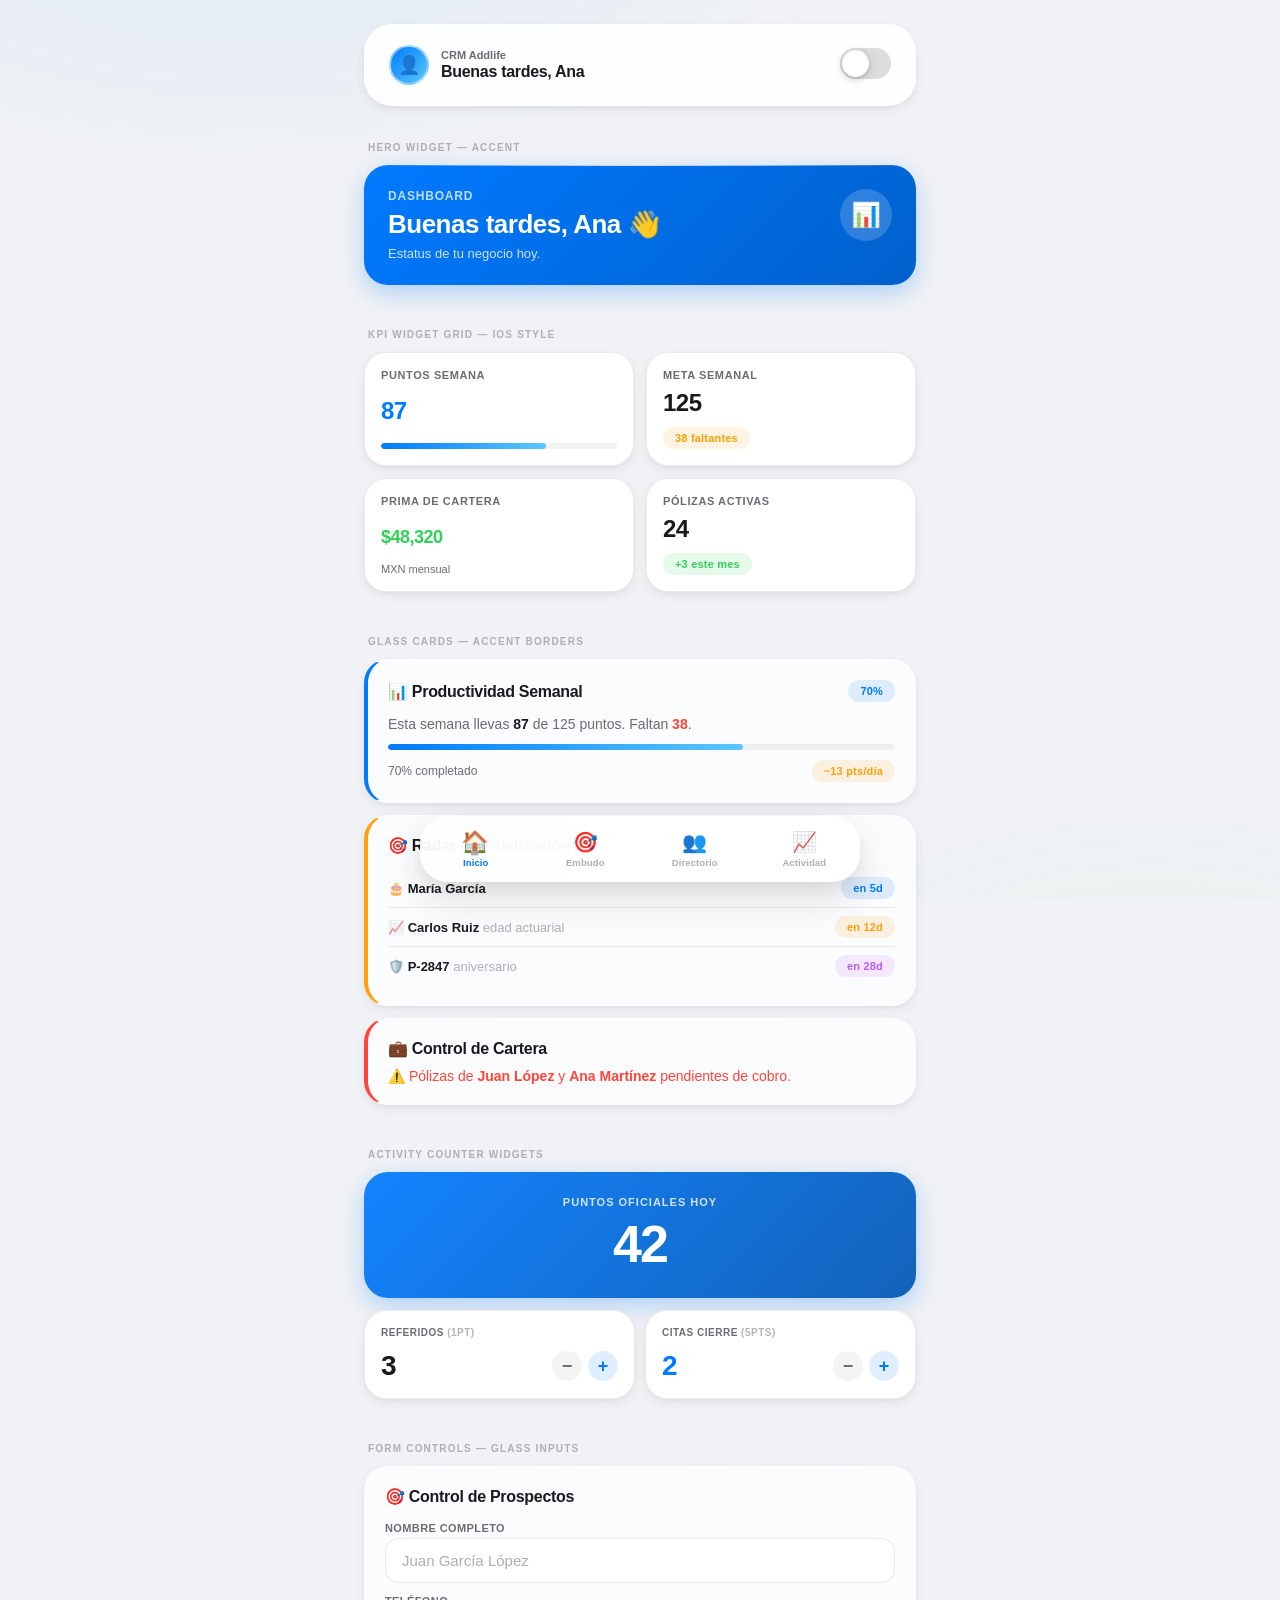
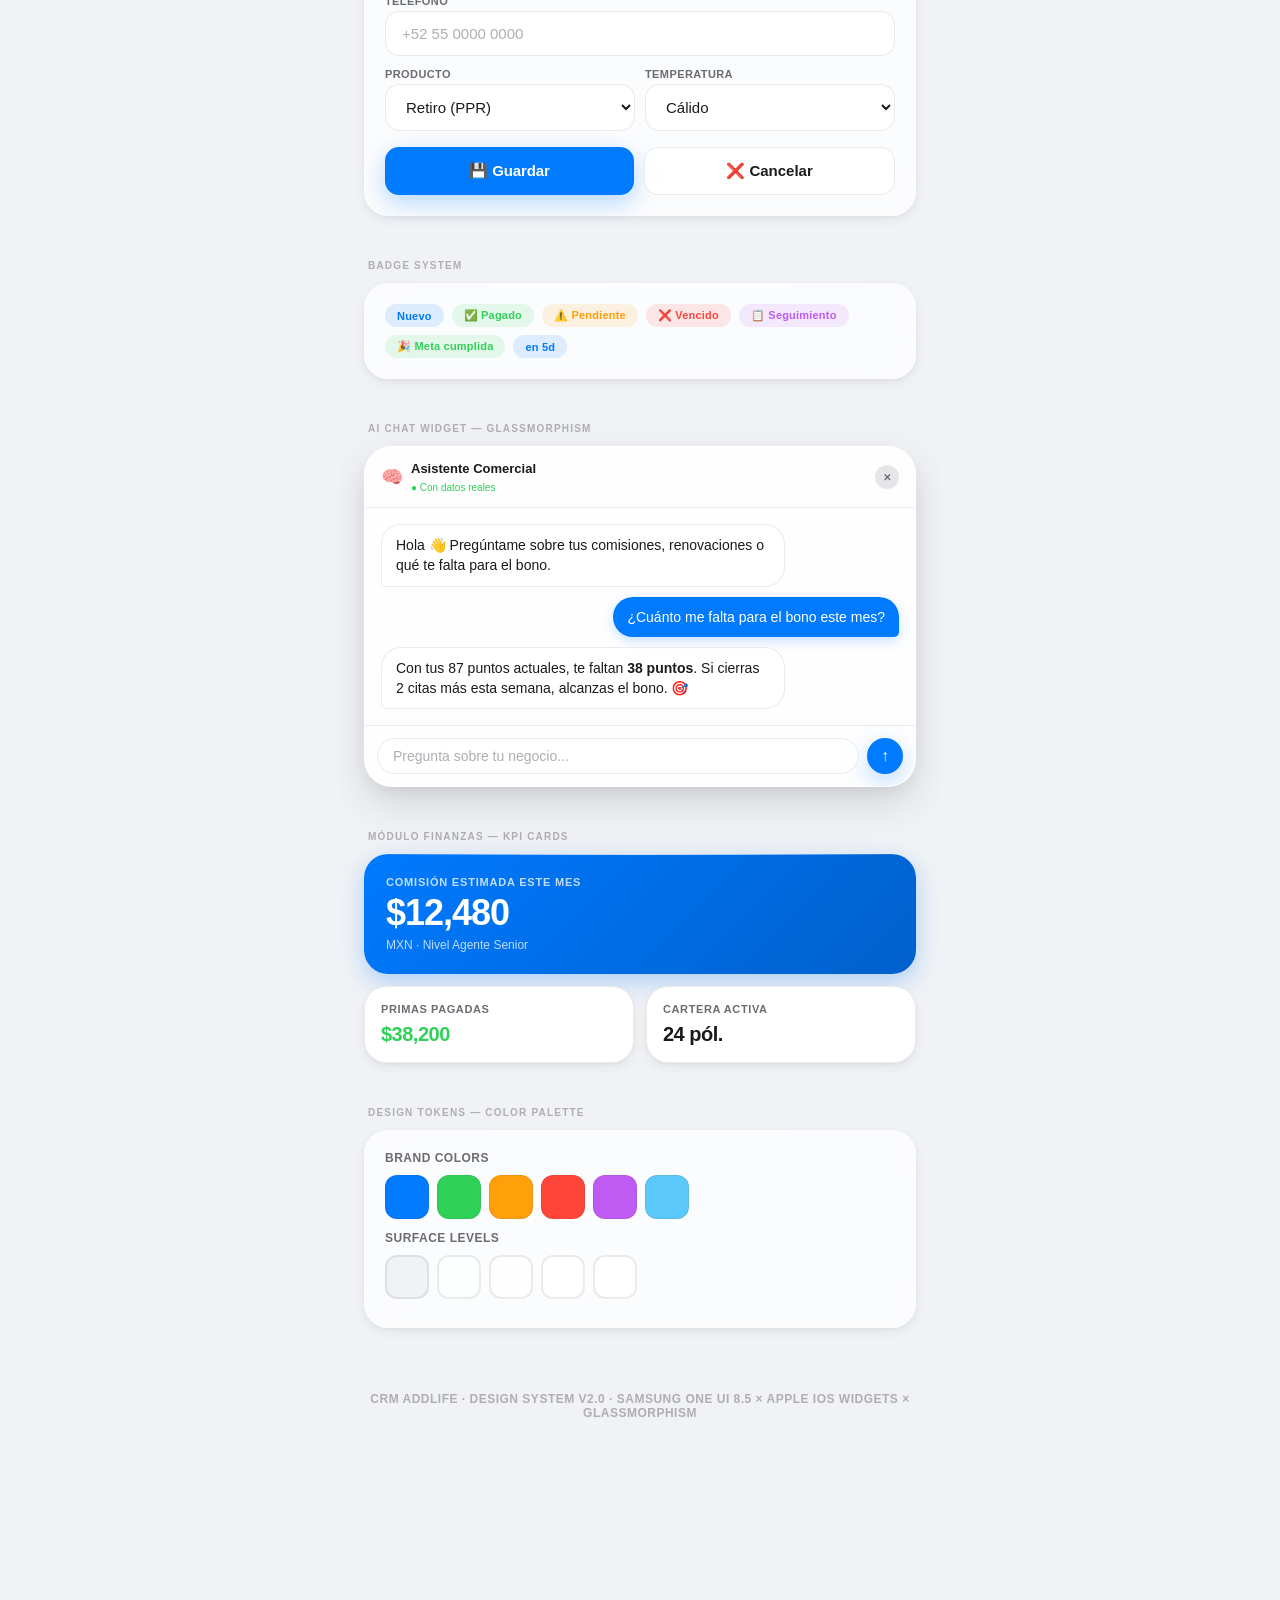
<file: design-system-preview.html>
<!DOCTYPE html>
<html lang="es">
<head>
<meta charset="UTF-8">
<meta name="viewport" content="width=device-width, initial-scale=1.0">
<title>CRM Addlife — Design System v2.0 Preview</title>
<link rel="stylesheet" href="styles.css">
<style>
  /* Preview-only layout */
  .preview-section { margin-bottom: 32px; }
  .preview-label {
    font-size: 10px; font-weight: 800; text-transform: uppercase;
    letter-spacing: 1.2px; color: var(--text-tertiary);
    margin-bottom: 12px; padding-left: 4px;
  }
  .token-row { display: flex; gap: 8px; flex-wrap: wrap; margin-bottom: 8px; }
  .color-chip {
    width: 44px; height: 44px; border-radius: 12px;
    border: 1px solid var(--separator);
    transition: transform 0.15s;
  }
  .color-chip:hover { transform: scale(1.1); }
  body { padding-top: 0 !important; }
  main { padding-top: 24px !important; padding-bottom: 48px !important; }
  .grid-2 { display: grid; grid-template-columns: 1fr 1fr; gap: 12px; }
</style>
</head>
<body>
<main>

  <!-- ═══════════════════════════════════════════
       HEADER PREVIEW
       ═══════════════════════════════════════════ -->
  <div style="
    background: var(--color-surface-glass-lg);
    backdrop-filter: var(--blur-glass);
    -webkit-backdrop-filter: var(--blur-glass);
    border-radius: var(--radius-2xl);
    border: 1px solid var(--border-glass);
    padding: 20px 24px;
    margin-bottom: 24px;
    display: flex; justify-content: space-between; align-items: center;
    box-shadow: var(--shadow-2);
  ">
    <div style="display:flex; align-items:center; gap:12px;">
      <div style="width:40px; height:40px; border-radius:50%; background:linear-gradient(135deg,#007AFF,#5AC8FA); border:2px solid rgba(255,255,255,0.5); display:flex; align-items:center; justify-content:center; font-size:18px;">👤</div>
      <div>
        <p style="font-size:11px; color:var(--text-secondary); font-weight:600; margin-bottom:2px;">CRM Addlife</p>
        <strong style="font-size:16px; letter-spacing:-0.3px;">Buenas tardes, Ana</strong>
      </div>
    </div>
    <div class="ios-toggle-wrap">
      <label class="ios-toggle">
        <input type="checkbox" id="theme-toggle-preview">
        <div class="ios-toggle-track"></div>
        <div class="ios-toggle-thumb"></div>
      </label>
    </div>
  </div>

  <!-- ═══════════════════════════════════════════
       HERO WIDGET
       ═══════════════════════════════════════════ -->
  <div class="preview-section">
    <p class="preview-label">Hero Widget — Accent</p>
    <div class="card widget-accent" style="padding:24px !important;">
      <div style="display:flex; justify-content:space-between; align-items:flex-start;">
        <div>
          <p style="font-size:12px; font-weight:600; opacity:0.75; text-transform:uppercase; letter-spacing:0.8px; margin-bottom:6px;">Dashboard</p>
          <h1 style="font-size:26px; color:white; font-weight:800; letter-spacing:-0.5px; margin:0;">Buenas tardes, Ana 👋</h1>
          <p style="margin:6px 0 0 0; opacity:0.80; font-size:13px; color:white;">Estatus de tu negocio hoy.</p>
        </div>
        <div style="width:52px; height:52px; border-radius:50%; background:rgba(255,255,255,0.18); display:flex; align-items:center; justify-content:center; font-size:24px; flex-shrink:0;">📊</div>
      </div>
    </div>
  </div>

  <!-- ═══════════════════════════════════════════
       KPI WIDGET GRID
       ═══════════════════════════════════════════ -->
  <div class="preview-section">
    <p class="preview-label">KPI Widget Grid — iOS Style</p>
    <div class="widget-grid">
      <div class="widget">
        <span class="widget-title">Puntos semana</span>
        <span class="widget-value" style="color:var(--color-primary);">87</span>
        <div class="progress-bar-track" style="margin-top:10px;">
          <div class="progress-bar-fill" style="width:70%;"></div>
        </div>
      </div>
      <div class="widget">
        <span class="widget-title">Meta semanal</span>
        <span class="widget-value">125</span>
        <span class="badge badge-orange" style="margin-top:10px; align-self:flex-start;">38 faltantes</span>
      </div>
      <div class="widget">
        <span class="widget-title">Prima de cartera</span>
        <span class="widget-value" style="color:var(--color-success); font-size:18px;">$48,320</span>
        <span style="font-size:11px; color:var(--text-secondary); margin-top:4px;">MXN mensual</span>
      </div>
      <div class="widget">
        <span class="widget-title">Pólizas activas</span>
        <span class="widget-value">24</span>
        <span class="badge badge-green" style="margin-top:10px; align-self:flex-start;">+3 este mes</span>
      </div>
    </div>
  </div>

  <!-- ═══════════════════════════════════════════
       GLASS CARD WITH ACCENT BORDER
       ═══════════════════════════════════════════ -->
  <div class="preview-section">
    <p class="preview-label">Glass Cards — Accent Borders</p>
    <div style="display:flex; flex-direction:column; gap:12px;">

      <div class="card" style="border-left:4px solid var(--color-primary) !important;">
        <div style="display:flex; justify-content:space-between; align-items:center; margin-bottom:14px;">
          <h2 style="font-size:16px; margin:0;">📊 Productividad Semanal</h2>
          <span class="badge badge-blue">70%</span>
        </div>
        <p style="font-size:14px; color:var(--text-secondary); margin-bottom:12px;">Esta semana llevas <strong style="color:var(--text-primary);">87</strong> de 125 puntos. Faltan <strong style="color:var(--color-danger);">38</strong>.</p>
        <div class="progress-bar-track">
          <div class="progress-bar-fill" style="width:70%;"></div>
        </div>
        <div style="display:flex; justify-content:space-between; align-items:center; margin-top:10px;">
          <span style="font-size:12px; color:var(--text-secondary);">70% completado</span>
          <span class="badge badge-orange">~13 pts/día</span>
        </div>
      </div>

      <div class="card" style="border-left:4px solid var(--color-warning) !important;">
        <h2 style="font-size:16px; margin-bottom:14px;">🎯 Radar de Fidelización</h2>
        <div class="fidelization-row">
          <span>🎂 <strong>María García</strong></span>
          <span class="badge badge-blue">en 5d</span>
        </div>
        <div class="fidelization-row">
          <span>📈 <strong>Carlos Ruiz</strong> <span style="color:var(--text-tertiary);">edad actuarial</span></span>
          <span class="badge badge-orange">en 12d</span>
        </div>
        <div class="fidelization-row">
          <span>🛡️ <strong>P-2847</strong> <span style="color:var(--text-tertiary);">aniversario</span></span>
          <span class="badge badge-purple">en 28d</span>
        </div>
      </div>

      <div class="card" style="border-left:4px solid var(--color-danger) !important;">
        <h2 style="font-size:16px; margin-bottom:10px;">💼 Control de Cartera</h2>
        <p style="color:var(--color-danger); font-size:14px;">⚠️ Pólizas de <strong>Juan López</strong> y <strong>Ana Martínez</strong> pendientes de cobro.</p>
      </div>

    </div>
  </div>

  <!-- ═══════════════════════════════════════════
       ACTIVITY COUNTER WIDGETS
       ═══════════════════════════════════════════ -->
  <div class="preview-section">
    <p class="preview-label">Activity Counter Widgets</p>
    <div style="background:linear-gradient(135deg, rgba(0,122,255,0.92) 0%, rgba(0,86,179,0.92) 100%); backdrop-filter:blur(20px); border-radius:var(--radius-widget); padding:20px; text-align:center; margin-bottom:12px; box-shadow:var(--shadow-accent);">
      <span style="font-size:11px; text-transform:uppercase; font-weight:700; opacity:0.8; letter-spacing:1px; color:white;">Puntos Oficiales Hoy</span>
      <div style="font-size:52px; font-weight:800; letter-spacing:-2px; line-height:1; margin:8px 0; color:white;">42</div>
    </div>
    <div style="display:grid; grid-template-columns:repeat(2,1fr); gap:10px;">
      <div class="ios-widget">
        <span style="font-size:10px; color:var(--text-secondary); font-weight:700; text-transform:uppercase; letter-spacing:0.5px;">Referidos <span style="opacity:0.5;">(1pt)</span></span>
        <div style="display:flex; justify-content:space-between; align-items:center; margin-top:12px;">
          <strong style="font-size:28px; font-weight:800; color:var(--text-primary);">3</strong>
          <div style="display:flex; gap:6px;">
            <button data-val="-1">−</button>
            <button data-val="1">+</button>
          </div>
        </div>
      </div>
      <div class="ios-widget">
        <span style="font-size:10px; color:var(--text-secondary); font-weight:700; text-transform:uppercase; letter-spacing:0.5px;">Citas cierre <span style="opacity:0.5;">(5pts)</span></span>
        <div style="display:flex; justify-content:space-between; align-items:center; margin-top:12px;">
          <strong style="font-size:28px; font-weight:800; color:var(--color-primary);">2</strong>
          <div style="display:flex; gap:6px;">
            <button data-val="-1">−</button>
            <button data-val="1">+</button>
          </div>
        </div>
      </div>
    </div>
  </div>

  <!-- ═══════════════════════════════════════════
       FORM CONTROLS
       ═══════════════════════════════════════════ -->
  <div class="preview-section">
    <p class="preview-label">Form Controls — Glass Inputs</p>
    <div class="card">
      <h2 style="font-size:16px; margin-bottom:16px;">🎯 Control de Prospectos</h2>
      <div style="display:flex; flex-direction:column; gap:12px;">
        <div>
          <label>Nombre completo</label>
          <input class="glass-input" placeholder="Juan García López" style="margin:0;">
        </div>
        <div>
          <label>Teléfono</label>
          <input class="glass-input" type="tel" placeholder="+52 55 0000 0000" style="margin:0;">
        </div>
        <div style="display:grid; grid-template-columns:1fr 1fr; gap:10px;">
          <div>
            <label>Producto</label>
            <select class="glass-input" style="margin:0;">
              <option>Retiro (PPR)</option>
              <option>Segubeca</option>
              <option>GMM</option>
            </select>
          </div>
          <div>
            <label>Temperatura</label>
            <select class="glass-input" style="margin:0;">
              <option>Cálido</option>
              <option>Tibio</option>
              <option>Frío</option>
            </select>
          </div>
        </div>
        <div style="display:flex; gap:10px; margin-top:4px;">
          <button class="btn-primary" style="flex:1;">💾 Guardar</button>
          <button class="btn-secondary" style="flex:1;">❌ Cancelar</button>
        </div>
      </div>
    </div>
  </div>

  <!-- ═══════════════════════════════════════════
       BADGES SHOWCASE
       ═══════════════════════════════════════════ -->
  <div class="preview-section">
    <p class="preview-label">Badge System</p>
    <div class="card">
      <div style="display:flex; flex-wrap:wrap; gap:8px;">
        <span class="badge badge-blue">Nuevo</span>
        <span class="badge badge-green">✅ Pagado</span>
        <span class="badge badge-orange">⚠️ Pendiente</span>
        <span class="badge badge-red">❌ Vencido</span>
        <span class="badge badge-purple">📋 Seguimiento</span>
        <span class="badge badge-green">🎉 Meta cumplida</span>
        <span class="badge badge-blue">en 5d</span>
      </div>
    </div>
  </div>

  <!-- ═══════════════════════════════════════════
       AI CHAT PREVIEW (inline)
       ═══════════════════════════════════════════ -->
  <div class="preview-section">
    <p class="preview-label">AI Chat Widget — Glassmorphism</p>
    <div style="
      background: var(--color-surface-glass-lg);
      backdrop-filter: saturate(200%) blur(32px);
      -webkit-backdrop-filter: saturate(200%) blur(32px);
      border-radius: var(--radius-2xl);
      border: 1px solid var(--border-glass);
      box-shadow: var(--shadow-float);
      overflow: hidden;
    ">
      <div class="chat-header">
        <div style="display:flex; align-items:center; gap:8px;">
          <span style="font-size:18px;">🧠</span>
          <div>
            <span style="font-size:13px; font-weight:600;">Asistente Comercial</span><br>
            <span style="font-size:10px; color:var(--color-success);">● Con datos reales</span>
          </div>
        </div>
        <div class="chat-close-btn">✕</div>
      </div>
      <div style="padding:16px; display:flex; flex-direction:column; gap:10px;">
        <div class="msg-row ia-row">
          <div class="chat-bubble ia-bubble">Hola 👋 Pregúntame sobre tus comisiones, renovaciones o qué te falta para el bono.</div>
        </div>
        <div class="msg-row user-row">
          <div class="chat-bubble user-bubble">¿Cuánto me falta para el bono este mes?</div>
        </div>
        <div class="msg-row ia-row">
          <div class="chat-bubble ia-bubble">Con tus 87 puntos actuales, te faltan <strong>38 puntos</strong>. Si cierras 2 citas más esta semana, alcanzas el bono. 🎯</div>
        </div>
      </div>
      <div class="chat-input-area">
        <input id="ai-chat-input" placeholder="Pregunta sobre tu negocio..." autocomplete="off">
        <button class="chat-send-btn">↑</button>
      </div>
    </div>
  </div>

  <!-- ═══════════════════════════════════════════
       COMISIONES / FINANZAS WIDGETS
       ═══════════════════════════════════════════ -->
  <div class="preview-section">
    <p class="preview-label">Módulo Finanzas — KPI Cards</p>
    <div style="display:flex; flex-direction:column; gap:12px;">
      <div class="card widget-accent" style="padding:22px !important;">
        <p style="font-size:11px; opacity:0.75; text-transform:uppercase; letter-spacing:0.8px; font-weight:700; color:white; margin-bottom:4px;">Comisión estimada este mes</p>
        <p style="font-size:36px; font-weight:800; color:white; letter-spacing:-1px; margin-bottom:4px;">$12,480</p>
        <p style="font-size:12px; opacity:0.75; color:white;">MXN · Nivel Agente Senior</p>
      </div>
      <div class="widget-grid">
        <div class="widget">
          <span class="widget-title">Primas pagadas</span>
          <span class="widget-value" style="font-size:20px; color:var(--color-success);">$38,200</span>
        </div>
        <div class="widget">
          <span class="widget-title">Cartera activa</span>
          <span class="widget-value" style="font-size:20px;">24 pól.</span>
        </div>
      </div>
    </div>
  </div>

  <!-- ═══════════════════════════════════════════
       DESIGN TOKENS SWATCH
       ═══════════════════════════════════════════ -->
  <div class="preview-section">
    <p class="preview-label">Design Tokens — Color Palette</p>
    <div class="card">
      <p style="font-size:12px; font-weight:700; color:var(--text-secondary); margin-bottom:10px; text-transform:uppercase; letter-spacing:0.5px;">Brand Colors</p>
      <div class="token-row">
        <div class="color-chip" style="background:var(--color-primary);" title="Primary #007AFF"></div>
        <div class="color-chip" style="background:var(--color-success);" title="Success #30D158"></div>
        <div class="color-chip" style="background:var(--color-warning);" title="Warning #FF9F0A"></div>
        <div class="color-chip" style="background:var(--color-danger);" title="Danger #FF453A"></div>
        <div class="color-chip" style="background:var(--color-purple);" title="Purple #BF5AF2"></div>
        <div class="color-chip" style="background:var(--color-teal);" title="Teal #5AC8FA"></div>
      </div>
      <p style="font-size:12px; font-weight:700; color:var(--text-secondary); margin:12px 0 10px; text-transform:uppercase; letter-spacing:0.5px;">Surface Levels</p>
      <div class="token-row">
        <div class="color-chip" style="background:var(--color-bg); border:2px solid var(--separator);" title="BG"></div>
        <div class="color-chip" style="background:var(--color-surface-glass-sm); border:2px solid var(--separator);" title="Glass SM"></div>
        <div class="color-chip" style="background:var(--color-surface-glass); border:2px solid var(--separator);" title="Glass"></div>
        <div class="color-chip" style="background:var(--color-surface-glass-lg); border:2px solid var(--separator);" title="Glass LG"></div>
        <div class="color-chip" style="background:var(--color-surface-1); border:2px solid var(--separator);" title="Surface 1"></div>
      </div>
    </div>
  </div>

  <div style="text-align:center; padding:20px 0; color:var(--text-tertiary); font-size:12px; font-weight:600; letter-spacing:0.5px; text-transform:uppercase;">
    CRM Addlife · Design System v2.0 · Samsung One UI 8.5 × Apple iOS Widgets × Glassmorphism
  </div>

</main>

<!-- Bottom nav preview -->
<nav id="main-sidebar" class="bottom-nav" style="display:flex;">
  <button class="nav-btn active" data-target="dashboard"><span class="icon">🏠</span><span class="label">Inicio</span></button>
  <button class="nav-btn" data-target="prospeccion"><span class="icon">🎯</span><span class="label">Embudo</span></button>
  <button class="nav-btn" data-target="referidos"><span class="icon">👥</span><span class="label">Directorio</span></button>
  <button class="nav-btn" data-target="actividad"><span class="icon">📈</span><span class="label">Actividad</span></button>
  <button class="nav-btn" data-target="cartera"><span class="icon">💼</span><span class="label">Cartera</span></button>
  <button class="nav-btn" data-target="comisiones"><span class="icon">💰</span><span class="label">Finanzas</span></button>
  <button class="nav-btn nav-btn-logout"><span class="icon">🚪</span><span class="label">Salir</span></button>
</nav>

<script>
  // Dark mode toggle
  const toggle = document.getElementById('theme-toggle-preview');
  toggle.addEventListener('change', () => {
    document.documentElement.setAttribute('data-theme', toggle.checked ? 'dark' : '');
  });

  // Nav active state
  document.querySelectorAll('.nav-btn[data-target]').forEach(btn => {
    btn.addEventListener('click', () => {
      document.querySelectorAll('.nav-btn').forEach(b => b.classList.remove('active'));
      btn.classList.add('active');
    });
  });

  // Counter buttons demo
  document.querySelectorAll('[data-val]').forEach(btn => {
    btn.addEventListener('click', () => {
      const val = parseInt(btn.dataset.val);
      const valueEl = btn.closest('.ios-widget')?.querySelector('[style*="font-size:28px"]');
      if (valueEl) {
        const cur = parseInt(valueEl.textContent) || 0;
        valueEl.textContent = Math.max(0, cur + val);
      }
    });
  });
</script>
</body>
</html>
</file>
<file: styles.css>
/* =====================================================================
   CRM ADDLIFE — DESIGN SYSTEM v2.0
   Samsung One UI 8.5 × Apple iOS Widgets × Glassmorphism Premium
   Architecture: Semantic Tokens → Glass Surfaces → Widget Components
   ===================================================================== */

/* ─────────────────────────────────────────────────────────────────────
   LAYER 1: DESIGN TOKENS — Light Mode
   ───────────────────────────────────────────────────────────────────── */
:root {
  /* ── Semantic Color Palette ── */
  --color-bg:               #f0f2f5;
  --color-bg-alt:           #e8eaee;
  --color-surface-1:        #ffffff;
  --color-surface-2:        rgba(255,255,255,0.85);
  --color-surface-3:        rgba(255,255,255,0.60);
  --color-surface-glass:    rgba(255,255,255,0.72);
  --color-surface-glass-sm: rgba(255,255,255,0.50);
  --color-surface-glass-lg: rgba(255,255,255,0.90);

  /* ── Brand Colors ── */
  --color-primary:          #007AFF;
  --color-primary-soft:     rgba(0,122,255,0.12);
  --color-primary-glow:     rgba(0,122,255,0.25);
  --color-success:          #30D158;
  --color-success-soft:     rgba(48,209,88,0.12);
  --color-warning:          #FF9F0A;
  --color-warning-soft:     rgba(255,159,10,0.12);
  --color-danger:           #FF453A;
  --color-danger-soft:      rgba(255,69,58,0.12);
  --color-purple:           #BF5AF2;
  --color-purple-soft:      rgba(191,90,242,0.12);
  --color-teal:             #5AC8FA;

  /* ── Text Hierarchy ── */
  --text-primary:           #1a1a1e;
  --text-secondary:         #6b6b72;
  --text-tertiary:          #aeaeb4;
  --text-inverse:           #ffffff;
  --text-on-accent:         #ffffff;

  /* ── Border & Separator ── */
  --border-subtle:          rgba(0,0,0,0.06);
  --border-glass:           rgba(255,255,255,0.45);
  --border-glass-dark:      rgba(255,255,255,0.15);
  --separator:              rgba(60,60,67,0.10);

  /* ── Blur Scale ── */
  --blur-sm:    blur(8px);
  --blur-md:    blur(16px);
  --blur-lg:    blur(24px);
  --blur-xl:    blur(40px);
  --blur-glass: saturate(180%) blur(22px);

  /* ── Shadow Elevation Scale ── */
  --shadow-0:   none;
  --shadow-1:   0 1px 3px rgba(0,0,0,0.04), 0 1px 2px rgba(0,0,0,0.03);
  --shadow-2:   0 4px 12px rgba(0,0,0,0.06), 0 2px 4px rgba(0,0,0,0.04);
  --shadow-3:   0 8px 24px rgba(0,0,0,0.08), 0 4px 8px rgba(0,0,0,0.04);
  --shadow-4:   0 16px 40px rgba(0,0,0,0.12), 0 8px 16px rgba(0,0,0,0.05);
  --shadow-float: 0 20px 60px rgba(0,0,0,0.15), 0 8px 20px rgba(0,0,0,0.07);
  --shadow-accent: 0 8px 24px rgba(0,122,255,0.28);
  --shadow-success: 0 8px 24px rgba(48,209,88,0.25);

  /* ── Border Radius Scale ── */
  --radius-xs:      6px;
  --radius-sm:      10px;
  --radius-md:      14px;
  --radius-lg:      18px;
  --radius-xl:      22px;
  --radius-2xl:     28px;
  --radius-widget:  24px;
  --radius-pill:    100px;

  /* ── Spacing ── */
  --space-xs:   4px;
  --space-sm:   8px;
  --space-md:   12px;
  --space-lg:   16px;
  --space-xl:   20px;
  --space-2xl:  24px;
  --space-3xl:  32px;

  /* ── Typography ── */
  --font-display: -apple-system, 'SF Pro Display', 'Helvetica Neue', sans-serif;
  --font-text:    -apple-system, 'SF Pro Text', 'Helvetica Neue', sans-serif;

  /* ── Motion ── */
  --dur-fast:   150ms;
  --dur-normal: 250ms;
  --dur-slow:   350ms;
  --ease-spring: cubic-bezier(0.34, 1.56, 0.64, 1);
  --ease-smooth: cubic-bezier(0.4, 0, 0.2, 1);
  --ease-out:    cubic-bezier(0, 0, 0.2, 1);

  /* Legacy aliases (backward compat) */
  --bg:             var(--color-bg);
  --surface:        var(--color-surface-1);
  --surface-2:      rgba(248,248,250,1);
  --accent:         var(--color-primary);
  --accent-soft:    var(--color-primary-soft);
  --danger:         var(--color-danger);
  --success:        var(--color-success);
  --warning:        var(--color-warning);
  --shadow-card:    var(--shadow-2);
  --shadow-float:   var(--shadow-4);
  --radius-card:    var(--radius-xl);
  --blur-strength:  var(--blur-glass);
  --blur-bg-light:  rgba(240,242,245,0.88);
  --blur-bg-nav:    rgba(255,255,255,0.82);
  --dur:            var(--dur-normal);
}

/* ─────────────────────────────────────────────────────────────────────
   LAYER 1B: DESIGN TOKENS — Dark Mode
   ───────────────────────────────────────────────────────────────────── */
[data-theme='dark'] {
  --color-bg:               #0d0d0f;
  --color-bg-alt:           #161618;
  --color-surface-1:        #1c1c1e;
  --color-surface-2:        rgba(28,28,30,0.85);
  --color-surface-3:        rgba(28,28,30,0.60);
  --color-surface-glass:    rgba(30,30,34,0.78);
  --color-surface-glass-sm: rgba(28,28,30,0.55);
  --color-surface-glass-lg: rgba(38,38,42,0.92);

  --text-primary:           #f0f0f5;
  --text-secondary:         #aeaeb4;
  --text-tertiary:          #636369;

  --border-subtle:          rgba(255,255,255,0.06);
  --border-glass:           rgba(255,255,255,0.10);
  --separator:              rgba(255,255,255,0.08);

  --shadow-1:   0 1px 3px rgba(0,0,0,0.20);
  --shadow-2:   0 4px 12px rgba(0,0,0,0.30);
  --shadow-3:   0 8px 24px rgba(0,0,0,0.35);
  --shadow-4:   0 16px 40px rgba(0,0,0,0.45);
  --shadow-float: 0 20px 60px rgba(0,0,0,0.55), 0 8px 20px rgba(0,0,0,0.30);
  --shadow-accent: 0 8px 24px rgba(0,122,255,0.35);

  /* Legacy aliases */
  --bg:             var(--color-bg);
  --surface:        var(--color-surface-1);
  --surface-2:      #2c2c2e;
  --blur-bg-light:  rgba(13,13,15,0.90);
  --blur-bg-nav:    rgba(28,28,30,0.85);
  --shadow-card:    var(--shadow-2);
}

/* ─────────────────────────────────────────────────────────────────────
   LAYER 2: RESET & BASE
   ───────────────────────────────────────────────────────────────────── */
*, *::before, *::after {
  box-sizing: border-box;
  margin: 0;
  padding: 0;
  -webkit-tap-highlight-color: transparent;
}

html { scroll-behavior: smooth; }

body {
  font-family: var(--font-text);
  background-color: var(--color-bg);
  color: var(--text-primary);
  padding-bottom: 120px;
  padding-top: 72px;
  transition:
    background-color var(--dur-normal) var(--ease-smooth),
    color var(--dur-normal) var(--ease-smooth);
  min-height: 100vh;
  -webkit-font-smoothing: antialiased;
  -moz-osx-font-smoothing: grayscale;
  overflow-x: hidden;
}

/* Background mesh texture */
body::before {
  content: '';
  position: fixed;
  inset: 0;
  background:
    radial-gradient(ellipse 80% 50% at 20% -10%, rgba(0,122,255,0.06) 0%, transparent 60%),
    radial-gradient(ellipse 60% 40% at 90% 110%, rgba(48,209,88,0.04) 0%, transparent 55%);
  pointer-events: none;
  z-index: 0;
  transition: opacity var(--dur-normal) var(--ease-smooth);
}
[data-theme='dark'] body::before {
  background:
    radial-gradient(ellipse 80% 50% at 20% -10%, rgba(0,122,255,0.08) 0%, transparent 60%),
    radial-gradient(ellipse 60% 40% at 90% 110%, rgba(48,209,88,0.06) 0%, transparent 55%);
}

/* ─────────────────────────────────────────────────────────────────────
   LAYER 3: GLASS UI SYSTEM
   ───────────────────────────────────────────────────────────────────── */

/* glass — base surface */
.glass {
  background: var(--color-surface-glass);
  -webkit-backdrop-filter: var(--blur-glass);
  backdrop-filter: var(--blur-glass);
  border: 1px solid var(--border-glass);
  box-shadow: var(--shadow-2);
}

/* glass-soft — lighter, more transparent */
.glass-soft {
  background: var(--color-surface-glass-sm);
  -webkit-backdrop-filter: saturate(150%) blur(12px);
  backdrop-filter: saturate(150%) blur(12px);
  border: 1px solid rgba(255,255,255,0.25);
  box-shadow: var(--shadow-1);
}

/* glass-strong — more opaque, deeper blur */
.glass-strong {
  background: var(--color-surface-glass-lg);
  -webkit-backdrop-filter: saturate(200%) blur(32px);
  backdrop-filter: saturate(200%) blur(32px);
  border: 1px solid rgba(255,255,255,0.50);
  box-shadow: var(--shadow-3);
}

/* glass-card — iOS widget style */
.glass-card {
  background: var(--color-surface-glass);
  -webkit-backdrop-filter: var(--blur-glass);
  backdrop-filter: var(--blur-glass);
  border-radius: var(--radius-widget);
  border: 1px solid var(--border-glass);
  box-shadow: var(--shadow-2);
  transition:
    box-shadow var(--dur-normal) var(--ease-smooth),
    transform var(--dur-fast) var(--ease-smooth),
    background var(--dur-normal) var(--ease-smooth);
}
.glass-card:hover {
  box-shadow: var(--shadow-3);
}
.glass-card:active {
  transform: scale(0.985);
  box-shadow: var(--shadow-1);
}

/* glass-panel — full sections / panels */
.glass-panel {
  background: var(--color-surface-glass);
  -webkit-backdrop-filter: var(--blur-glass);
  backdrop-filter: var(--blur-glass);
  border-radius: var(--radius-xl);
  border: 1px solid var(--border-glass);
  box-shadow: var(--shadow-2);
}

/* Dark mode glass adjustments */
[data-theme='dark'] .glass,
[data-theme='dark'] .glass-soft,
[data-theme='dark'] .glass-strong,
[data-theme='dark'] .glass-card,
[data-theme='dark'] .glass-panel {
  border-color: var(--border-glass-dark);
}
[data-theme='dark'] .glass-strong {
  border-color: rgba(255,255,255,0.12);
}

/* ─────────────────────────────────────────────────────────────────────
   LAYER 4: LAYOUT & MAIN CONTAINER
   ───────────────────────────────────────────────────────────────────── */
main {
  position: relative;
  z-index: 1;
  width: 100%;
  max-width: 600px;
  margin: 0 auto;
  padding: var(--space-lg);
  padding-bottom: 100px;
  display: flex;
  flex-direction: column;
  gap: var(--space-md);
  box-sizing: border-box;
  overflow-x: hidden;
}

/* ─────────────────────────────────────────────────────────────────────
   LAYER 5: HEADER COMPONENT
   ───────────────────────────────────────────────────────────────────── */
.app-header {
  position: fixed;
  top: 0; left: 0; right: 0;
  z-index: 900;
  height: 64px;
  display: flex;
  align-items: center;
  justify-content: space-between;
  padding: 0 var(--space-xl);
  background: var(--color-surface-glass-lg);
  -webkit-backdrop-filter: var(--blur-glass);
  backdrop-filter: var(--blur-glass);
  border-bottom: 1px solid var(--separator);
  box-shadow: var(--shadow-1);
  transition:
    background var(--dur-normal) var(--ease-smooth),
    border-color var(--dur-normal) var(--ease-smooth);
}

[data-theme='dark'] .app-header {
  background: rgba(15,15,17,0.88);
}

#header-avatar {
  width: 36px; height: 36px;
  border-radius: 50%;
  border: 2px solid var(--color-primary);
  object-fit: cover;
  box-shadow: 0 0 0 3px var(--color-primary-soft);
}

/* ─────────────────────────────────────────────────────────────────────
   LAYER 6: DARK MODE TOGGLE (iOS Style)
   ───────────────────────────────────────────────────────────────────── */
.ios-toggle-wrap { display: flex; align-items: center; gap: var(--space-sm); }
.toggle-icon { font-size: 14px; color: var(--text-tertiary); user-select: none; }
.ios-toggle {
  position: relative;
  width: 51px; height: 31px;
  cursor: pointer;
}
.ios-toggle input { opacity: 0; width: 0; height: 0; position: absolute; }

.ios-toggle-track {
  position: absolute; inset: 0;
  border-radius: var(--radius-pill);
  background: rgba(120,120,128,0.25);
  transition: background var(--dur-normal) var(--ease-smooth);
}
.ios-toggle input:checked + .ios-toggle-track {
  background: var(--color-primary);
}

.ios-toggle-thumb {
  position: absolute;
  top: 2px; left: 2px;
  width: 27px; height: 27px;
  border-radius: 50%;
  background: #ffffff;
  box-shadow: 0 2px 8px rgba(0,0,0,0.20), 0 1px 3px rgba(0,0,0,0.12);
  transition: transform var(--dur-normal) var(--ease-spring);
}
.ios-toggle input:checked ~ .ios-toggle-thumb {
  transform: translateX(20px);
}

/* ─────────────────────────────────────────────────────────────────────
   LAYER 7: BOTTOM NAVIGATION
   ───────────────────────────────────────────────────────────────────── */
.bottom-nav {
  display: flex;
  position: fixed;
  bottom: 18px; left: 50%;
  transform: translateX(-50%);
  width: calc(100% - 32px);
  max-width: 440px;
  background: var(--color-surface-glass-lg);
  -webkit-backdrop-filter: saturate(200%) blur(28px);
  backdrop-filter: saturate(200%) blur(28px);
  border-radius: var(--radius-2xl);
  padding: 10px 0;
  box-shadow: var(--shadow-float);
  border: 1px solid var(--border-glass);
  z-index: 950;
  overflow-x: auto;
  overscroll-behavior-x: contain;
  scroll-snap-type: x mandatory;
  scroll-behavior: smooth;
  -webkit-overflow-scrolling: touch;
  scrollbar-width: none;
}
.bottom-nav::-webkit-scrollbar { display: none; }

[data-theme='dark'] .bottom-nav {
  background: rgba(22,22,24,0.90);
  border-color: rgba(255,255,255,0.10);
}

.nav-btn {
  flex: 0 0 25%;
  scroll-snap-align: start;
  display: flex;
  flex-direction: column;
  align-items: center;
  justify-content: center;
  background: transparent !important;
  border: none !important;
  color: var(--text-tertiary);
  font-size: 10px;
  font-weight: 600;
  cursor: pointer;
  padding: 0 !important;
  min-height: 44px;
  transition: color var(--dur-fast) var(--ease-smooth);
  letter-spacing: 0.1px;
}
.nav-btn .icon {
  font-size: 20px;
  margin-bottom: 3px;
  transition: transform var(--dur-fast) var(--ease-spring);
}
.nav-btn .label {
  font-size: 9.5px;
  font-weight: 600;
}
.nav-btn.active { color: var(--color-primary); }
.nav-btn.active .icon { transform: scale(1.12); }
.nav-btn-logout { color: var(--color-danger) !important; }
.nav-btn:active .icon { transform: scale(0.86); }

/* ─────────────────────────────────────────────────────────────────────
   LAYER 8: iOS WIDGET CARDS (Core Component)
   ───────────────────────────────────────────────────────────────────── */

/* Base card — SOLID fallback first (all browsers incl. Samsung Internet) */
.card,
.glass-widget {
  background: #ffffff !important;
  border-radius: var(--radius-widget) !important;
  border: 1px solid rgba(0,0,0,0.08) !important;
  box-shadow: var(--shadow-2) !important;
  padding: var(--space-xl) !important;
  position: relative;
  will-change: transform;
  transition:
    box-shadow var(--dur-normal) var(--ease-smooth),
    transform var(--dur-fast) var(--ease-smooth),
    background var(--dur-normal) var(--ease-smooth),
    border-color var(--dur-normal) var(--ease-smooth) !important;
}

/* Glass layer — only when browser actually supports backdrop-filter */
@supports ((-webkit-backdrop-filter: blur(1px)) or (backdrop-filter: blur(1px))) {
  .card,
  .glass-widget {
    background: var(--color-surface-glass) !important;
    -webkit-backdrop-filter: var(--blur-glass) !important;
    backdrop-filter: var(--blur-glass) !important;
    border-color: var(--border-glass) !important;
  }
}

.card::before,
.glass-widget::before {
  content: '';
  position: absolute;
  top: 0; left: 0; right: 0;
  height: 1px;
  background: linear-gradient(90deg,
    transparent 0%,
    rgba(255,255,255,0.60) 30%,
    rgba(255,255,255,0.80) 50%,
    rgba(255,255,255,0.60) 70%,
    transparent 100%);
  pointer-events: none;
}

[data-theme='dark'] .card,
[data-theme='dark'] .glass-widget {
  background: #1c1c1e !important;
  border-color: rgba(255,255,255,0.10) !important;
}
@supports ((-webkit-backdrop-filter: blur(1px)) or (backdrop-filter: blur(1px))) {
  [data-theme='dark'] .card,
  [data-theme='dark'] .glass-widget {
    background: rgba(28,28,34,0.82) !important;
  }
}
[data-theme='dark'] .card::before,
[data-theme='dark'] .glass-widget::before {
  background: linear-gradient(90deg,
    transparent 0%,
    rgba(255,255,255,0.10) 30%,
    rgba(255,255,255,0.18) 50%,
    rgba(255,255,255,0.10) 70%,
    transparent 100%);
}

/* Widget with colored accent border */
.card[style*="border-left"],
.glass-widget[style*="border-left"] {
  border-left-width: 4px !important;
}

/* Hero widget (accent background) */
.card[style*="background: var(--accent)"],
.card[style*="background:var(--accent)"],
.glass-widget[style*="background:linear-gradient"],
.glass-widget[style*="background: linear-gradient"] {
  border: none !important;
  box-shadow: var(--shadow-accent) !important;
}

/* ─────────────────────────────────────────────────────────────────────
   LAYER 9: WIDGET GRID SYSTEM
   ───────────────────────────────────────────────────────────────────── */
.widget-grid {
  display: grid;
  grid-template-columns: repeat(2, 1fr);
  gap: var(--space-md);
}

.widget {
  background: #ffffff;
  border-radius: var(--radius-xl);
  padding: var(--space-lg);
  box-shadow: var(--shadow-2);
  border: 1px solid rgba(0,0,0,0.08);
  will-change: transform;
  display: flex;
  flex-direction: column;
  justify-content: space-between;
  position: relative;

  transition:
    box-shadow var(--dur-normal) var(--ease-smooth),
    background var(--dur-normal) var(--ease-smooth),
    border-color var(--dur-normal) var(--ease-smooth);
}

[data-theme='dark'] .widget {
  background: rgba(28,28,34,0.80) !important;
  border-color: rgba(255,255,255,0.08) !important;
}

.widget-full { grid-column: span 2; }

.widget-title {
  font-size: 11px;
  color: var(--text-secondary);
  font-weight: 700;
  text-transform: uppercase;
  letter-spacing: 0.6px;
  margin-bottom: var(--space-sm);
}
.widget-value {
  font-size: 24px;
  font-weight: 800;
  color: var(--text-primary);
  letter-spacing: -0.5px;
  font-family: var(--font-display);
}

/* Small stat tile inside widgets */
.stat-tile {
  background: rgba(150,150,150,0.06);
  padding: var(--space-md);
  border-radius: var(--radius-lg);
  border: 1px solid var(--separator);
}
[data-theme='dark'] .stat-tile {
  background: rgba(255,255,255,0.04);
}

/* ─────────────────────────────────────────────────────────────────────
   LAYER 10: TYPOGRAPHY
   ───────────────────────────────────────────────────────────────────── */
h1 {
  font-size: 26px;
  font-weight: 800;
  letter-spacing: -0.6px;
  font-family: var(--font-display);
  color: var(--text-primary);
}
h2 {
  font-size: 17px;
  font-weight: 700;
  letter-spacing: -0.3px;
  color: var(--text-primary);
  margin-bottom: var(--space-md);
  font-family: var(--font-display);
}
h3 {
  font-size: 15px;
  font-weight: 600;
  letter-spacing: -0.2px;
  color: var(--text-primary);
  margin-bottom: var(--space-sm);
}

.section-title {
  font-size: 13px;
  font-weight: 700;
  text-transform: uppercase;
  letter-spacing: 0.7px;
  color: var(--text-secondary);
  margin-bottom: var(--space-sm);
  padding-left: var(--space-xs);
}

/* ─────────────────────────────────────────────────────────────────────
   LAYER 11: FORM CONTROLS
   ───────────────────────────────────────────────────────────────────── */
input, select, textarea {
  width: 100%;
  padding: 13px var(--space-lg) !important;
  border-radius: var(--radius-md) !important;
  border: 1.5px solid var(--separator) !important;
  font-size: 15px !important;
  font-family: var(--font-text);
  outline: none;
  background: var(--color-surface-glass-sm) !important;
  -webkit-backdrop-filter: blur(8px);
  backdrop-filter: blur(8px);
  color: var(--text-primary) !important;
  transition:
    border-color var(--dur-fast) var(--ease-smooth),
    background var(--dur-fast) var(--ease-smooth),
    box-shadow var(--dur-fast) var(--ease-smooth);
  box-sizing: border-box;
}

[data-theme='dark'] input,
[data-theme='dark'] select,
[data-theme='dark'] textarea {
  background: rgba(30,30,35,0.60) !important;
  border-color: rgba(255,255,255,0.10) !important;
}

input:focus, select:focus, textarea:focus {
  border-color: var(--color-primary) !important;
  background: var(--color-surface-1) !important;
  box-shadow: 0 0 0 4px var(--color-primary-soft) !important;
}
[data-theme='dark'] input:focus,
[data-theme='dark'] select:focus,
[data-theme='dark'] textarea:focus {
  background: rgba(28,28,34,0.90) !important;
}

input::placeholder, textarea::placeholder {
  color: var(--text-tertiary);
}

/* Glass Input variant */
.glass-input {
  width: 100%;
  padding: 13px var(--space-lg) !important;
  border-radius: var(--radius-md) !important;
  border: 1.5px solid var(--separator) !important;
  background: var(--color-surface-glass-sm) !important;
  -webkit-backdrop-filter: blur(8px);
  backdrop-filter: blur(8px);
  font-size: 15px !important;
  color: var(--text-primary) !important;
  outline: none;
  box-sizing: border-box;
  transition:
    border-color var(--dur-fast) var(--ease-smooth),
    background var(--dur-fast) var(--ease-smooth),
    box-shadow var(--dur-fast) var(--ease-smooth);
}
.glass-input:focus {
  border-color: var(--color-primary) !important;
  background: var(--color-surface-1) !important;
  box-shadow: 0 0 0 4px var(--color-primary-soft) !important;
}
[data-theme='dark'] .glass-input {
  background: rgba(28,28,34,0.60) !important;
  border-color: rgba(255,255,255,0.10) !important;
}
[data-theme='dark'] .glass-input:focus {
  background: rgba(28,28,34,0.92) !important;
}

.glass-output {
  background: rgba(0,0,0,0.03);
  padding: var(--space-lg);
  border-radius: var(--radius-md);
  font-size: 14px;
  color: var(--text-primary);
  line-height: 1.6;
  border: 1px solid var(--separator);
}
[data-theme='dark'] .glass-output {
  background: rgba(255,255,255,0.04);
}

label {
  font-size: 11px;
  font-weight: 700;
  color: var(--text-secondary);
  text-transform: uppercase;
  letter-spacing: 0.4px;
  margin-bottom: var(--space-xs);
  display: block;
}

/* ─────────────────────────────────────────────────────────────────────
   LAYER 12: BUTTONS
   ───────────────────────────────────────────────────────────────────── */
button {
  font-family: var(--font-text);
  cursor: pointer;
  border: none;
  outline: none;
  border-radius: var(--radius-md) !important;
  font-weight: 600;
  transition:
    transform var(--dur-fast) var(--ease-spring),
    box-shadow var(--dur-fast) var(--ease-smooth),
    background var(--dur-fast) var(--ease-smooth),
    filter var(--dur-fast) var(--ease-smooth);
  -webkit-tap-highlight-color: transparent;
}

.btn-primary {
  background: var(--color-primary) !important;
  color: var(--text-inverse) !important;
  border: none !important;
  padding: 14px var(--space-xl) !important;
  font-size: 15px !important;
  font-weight: 700 !important;
  border-radius: var(--radius-md) !important;
  box-shadow: var(--shadow-accent);
  letter-spacing: -0.1px;
}
.btn-primary:hover {
  filter: brightness(1.08);
  box-shadow: 0 8px 28px rgba(0,122,255,0.35);
}
.btn-primary:active {
  transform: scale(0.96);
  box-shadow: 0 4px 12px rgba(0,122,255,0.20);
}

.btn-secondary {
  background: var(--color-surface-glass) !important;
  color: var(--text-primary) !important;
  border: 1px solid var(--separator) !important;
  padding: 14px var(--space-xl) !important;
  font-size: 15px !important;
  font-weight: 600 !important;
  border-radius: var(--radius-md) !important;
  -webkit-backdrop-filter: blur(8px);
  backdrop-filter: blur(8px);
}
.btn-secondary:hover {
  background: var(--color-surface-1) !important;
  box-shadow: var(--shadow-1);
}
.btn-secondary:active {
  transform: scale(0.96);
}

.btn-sm {
  padding: 8px var(--space-lg) !important;
  font-size: 13px !important;
  border-radius: var(--radius-sm) !important;
  font-weight: 600 !important;
}

.btn-icon {
  width: 36px;
  height: 36px;
  border-radius: 50% !important;
  display: flex;
  align-items: center;
  justify-content: center;
  font-size: 16px;
  flex-shrink: 0;
  padding: 0 !important;
}

/* Counter buttons (+ / -) */
button[data-val="1"] {
  width: 30px !important; height: 30px !important;
  border-radius: 50% !important;
  border: none !important;
  background: var(--color-primary-soft) !important;
  color: var(--color-primary) !important;
  font-size: 18px !important;
  font-weight: 700 !important;
  cursor: pointer !important;
  padding: 0 !important;
  display: flex !important;
  align-items: center !important;
  justify-content: center !important;
  transition: transform var(--dur-fast) var(--ease-spring), background var(--dur-fast) !important;
}
button[data-val="-1"] {
  width: 30px !important; height: 30px !important;
  border-radius: 50% !important;
  border: none !important;
  background: rgba(150,150,150,0.10) !important;
  color: var(--text-secondary) !important;
  font-size: 18px !important;
  font-weight: 700 !important;
  cursor: pointer !important;
  padding: 0 !important;
  display: flex !important;
  align-items: center !important;
  justify-content: center !important;
}
button[data-val="1"]:active, button[data-val="-1"]:active {
  transform: scale(0.88) !important;
}

/* ─────────────────────────────────────────────────────────────────────
   LAYER 13: BADGES & STATUS CHIPS
   ───────────────────────────────────────────────────────────────────── */
.badge,
.status-badge {
  display: inline-flex;
  align-items: center;
  padding: 5px 12px;
  border-radius: var(--radius-pill);
  font-size: 11px;
  font-weight: 700;
  letter-spacing: 0.2px;
  white-space: nowrap;
}

.badge-blue   { background: var(--color-primary-soft);  color: var(--color-primary);  }
.badge-green  { background: var(--color-success-soft);  color: var(--color-success);  }
.badge-red    { background: var(--color-danger-soft);   color: var(--color-danger);   }
.badge-orange { background: var(--color-warning-soft);  color: var(--color-warning);  }
.badge-purple { background: var(--color-purple-soft);   color: var(--color-purple);   }

/* ─────────────────────────────────────────────────────────────────────
   LAYER 14: AI CHAT BUBBLE & MODAL
   ───────────────────────────────────────────────────────────────────── */
.chat-bubble-trigger {
  position: fixed;
  bottom: 95px; right: 20px;
  width: 56px; height: 56px;
  background: var(--color-primary);
  border-radius: 50%;
  display: none;
  align-items: center;
  justify-content: center;
  cursor: pointer;
  box-shadow: var(--shadow-accent);
  z-index: 1000;
  font-size: 24px;
  transition: transform var(--dur-fast) var(--ease-spring), box-shadow var(--dur-fast);
}
.chat-bubble-trigger:hover {
  box-shadow: 0 12px 32px rgba(0,122,255,0.40);
}
.chat-bubble-trigger:active {
  transform: scale(0.90);
}

.chat-window-modal {
  position: fixed;
  bottom: 165px; right: 20px;
  width: calc(100vw - 40px);
  max-width: 360px;
  height: 62vh; max-height: 480px;
  background: var(--color-surface-glass-lg);
  -webkit-backdrop-filter: saturate(200%) blur(32px);
  backdrop-filter: saturate(200%) blur(32px);
  border-radius: var(--radius-2xl);
  display: none;
  flex-direction: column;
  box-shadow: var(--shadow-float);
  border: 1px solid var(--border-glass);
  z-index: 1000;
  overflow: hidden;
  transition: all var(--dur-normal) var(--ease-smooth);
}
[data-theme='dark'] .chat-window-modal {
  background: rgba(20,20,24,0.88);
  border-color: rgba(255,255,255,0.10);
}

.chat-header {
  padding: var(--space-md) var(--space-lg);
  border-bottom: 1px solid var(--separator);
  display: flex;
  justify-content: space-between;
  align-items: center;
  background: rgba(255,255,255,0.04);
}
.chat-close-btn {
  cursor: pointer;
  width: 24px; height: 24px;
  background: rgba(120,120,128,0.18);
  border-radius: 50%;
  display: flex;
  align-items: center;
  justify-content: center;
  font-size: 10px;
  color: var(--text-secondary);
  font-weight: 700;
  transition: background var(--dur-fast);
}
.chat-close-btn:hover { background: rgba(120,120,128,0.30); }

.chat-messages-container {
  flex: 1;
  padding: var(--space-lg);
  overflow-y: auto;
  display: flex;
  flex-direction: column;
  gap: var(--space-sm);
  scroll-behavior: smooth;
}
.chat-messages-container::-webkit-scrollbar { width: 0; }

.msg-row { display: flex; width: 100%; }
.msg-row.user-row { justify-content: flex-end; }
.msg-row.ia-row  { justify-content: flex-start; }

.chat-bubble {
  max-width: 78%;
  padding: 10px 14px;
  border-radius: 20px;
  font-size: 14px;
  line-height: 1.45;
  word-wrap: break-word;
}
.user-bubble {
  background: var(--color-primary);
  color: #fff;
  border-bottom-right-radius: 5px;
  box-shadow: 0 4px 12px rgba(0,122,255,0.22);
}
.ia-bubble {
  background: var(--color-surface-glass);
  -webkit-backdrop-filter: blur(8px);
  backdrop-filter: blur(8px);
  color: var(--text-primary);
  border-bottom-left-radius: 5px;
  border: 1px solid var(--separator);
}
[data-theme='dark'] .ia-bubble {
  background: rgba(40,40,46,0.88);
}

.chat-input-area {
  padding: var(--space-md) var(--space-md);
  border-top: 1px solid var(--separator);
  background: rgba(255,255,255,0.04);
  display: flex;
  gap: var(--space-sm);
  align-items: center;
}
#ai-chat-input {
  flex: 1;
  border: 1.5px solid var(--separator) !important;
  border-radius: 20px !important;
  padding: 9px 15px !important;
  background: var(--color-surface-glass-sm) !important;
  font-size: 14px !important;
  outline: none;
  width: auto !important;
  color: var(--text-primary) !important;
}
#ai-chat-input:focus {
  border-color: var(--color-primary) !important;
  box-shadow: 0 0 0 3px var(--color-primary-soft) !important;
}
.chat-send-btn {
  width: 36px !important; height: 36px !important;
  border-radius: 50% !important;
  background: var(--color-primary) !important;
  border: none !important;
  color: white !important;
  font-size: 16px !important;
  font-weight: 700 !important;
  cursor: pointer !important;
  display: flex !important;
  align-items: center !important;
  justify-content: center !important;
  padding: 0 !important;
  flex-shrink: 0;
  box-shadow: var(--shadow-accent);
  transition: transform var(--dur-fast) var(--ease-spring) !important;
}
.chat-send-btn:active { transform: scale(0.88) !important; }

/* ─────────────────────────────────────────────────────────────────────
   LAYER 15: SKELETON LOADING STATES
   ───────────────────────────────────────────────────────────────────── */
@keyframes shimmer {
  0%   { background-position: -200% center; }
  100% { background-position: 200% center; }
}

.skeleton-text {
  height: 14px;
  border-radius: var(--radius-pill);
  margin-bottom: 8px;
}
.skeleton-shimmer {
  background: linear-gradient(
    90deg,
    rgba(150,150,150,0.10) 0%,
    rgba(150,150,150,0.22) 40%,
    rgba(150,150,150,0.10) 80%
  );
  background-size: 200% 100%;
  animation: shimmer 1.6s ease-in-out infinite;
}
[data-theme='dark'] .skeleton-shimmer {
  background: linear-gradient(
    90deg,
    rgba(255,255,255,0.04) 0%,
    rgba(255,255,255,0.10) 40%,
    rgba(255,255,255,0.04) 80%
  );
  background-size: 200% 100%;
}

/* ─────────────────────────────────────────────────────────────────────
   LAYER 16: iOS WIDGET VARIANTS (Semantic Colors)
   ───────────────────────────────────────────────────────────────────── */

/* Accent Hero Widget */
.widget-accent {
  background: linear-gradient(135deg, var(--color-primary) 0%, #0060CC 100%) !important;
  border: none !important;
  box-shadow: var(--shadow-accent) !important;
  color: white !important;
}
.widget-accent * { color: white !important; }

/* Success Widget */
.widget-success {
  background: linear-gradient(135deg, var(--color-success) 0%, #248A3D 100%) !important;
  border: none !important;
  box-shadow: var(--shadow-success) !important;
}

/* Stacked fidelization rows */
.fidelization-row {
  display: flex;
  justify-content: space-between;
  align-items: center;
  font-size: 13px;
  padding: 8px 0;
  border-bottom: 1px solid var(--separator);
}
.fidelization-row:last-child { border-bottom: none; }

/* Activity counter grid items */
.ios-widget {
  background: #ffffff;
  border-radius: var(--radius-xl);
  padding: var(--space-lg);
  box-shadow: var(--shadow-2);
  border: 1px solid rgba(0,0,0,0.08);
  will-change: transform;
  display: flex;
  flex-direction: column;
  justify-content: space-between;
  position: relative;
  transition:
    box-shadow var(--dur-normal) var(--ease-smooth),
    transform var(--dur-fast) var(--ease-smooth);
}
[data-theme='dark'] .ios-widget {
  background: rgba(28,28,34,0.80) !important;
  border-color: rgba(255,255,255,0.08) !important;
}

/* Progress bar */
.progress-bar-track {
  height: 6px;
  background: rgba(150,150,150,0.12);
  border-radius: var(--radius-pill);
  overflow: hidden;
  margin-top: var(--space-sm);
}
.progress-bar-fill {
  height: 100%;
  border-radius: var(--radius-pill);
  background: linear-gradient(90deg, var(--color-primary), var(--color-teal));
  transition: width var(--dur-slow) var(--ease-out);
}

/* ─────────────────────────────────────────────────────────────────────
   LAYER 17: UTILITY CLASSES
   ───────────────────────────────────────────────────────────────────── */
.fw-600 { font-weight: 600; }
.fw-700 { font-weight: 700; }
.fw-800 { font-weight: 800; }
.mt-4  { margin-top: 4px !important; }
.mt-8  { margin-top: 8px !important; }
.mt-12 { margin-top: 12px !important; }
.mt-16 { margin-top: 16px !important; }
.mb-8  { margin-bottom: 8px !important; }
.mb-12 { margin-bottom: 12px !important; }
.mb-16 { margin-bottom: 16px !important; }
.text-success { color: var(--color-success) !important; }
.text-danger  { color: var(--color-danger)  !important; }
.text-warning { color: var(--color-warning) !important; }
.text-accent  { color: var(--color-primary) !important; }
.text-muted   { color: var(--text-secondary) !important; }
.text-sm      { font-size: 13px !important; }
.text-xs      { font-size: 11px !important; }

/* Divider */
.divider {
  height: 1px;
  background: var(--separator);
  margin: var(--space-md) 0;
}

/* Section header row */
.section-header {
  display: flex;
  justify-content: space-between;
  align-items: center;
  margin-bottom: var(--space-md);
}

/* Status card with accent border */
.status-card {
  border-left: 4px solid var(--status-color, var(--color-primary)) !important;
}

/* Inline action row */
.action-row {
  display: flex;
  gap: var(--space-sm);
  margin-top: var(--space-md);
}
.action-row > * { flex: 1; }

/* ─────────────────────────────────────────────────────────────────────
   LAYER 18: ANIMATIONS
   ───────────────────────────────────────────────────────────────────── */
@keyframes fadeInUp {
  from { opacity: 0; transform: translateY(16px); }
  to   { opacity: 1; transform: translateY(0); }
}
@keyframes fadeIn {
  from { opacity: 0; }
  to   { opacity: 1; }
}
@keyframes spin {
  to { transform: rotate(360deg); }
}
@keyframes pulse-glow {
  0%, 100% { box-shadow: 0 0 0 0 rgba(0,122,255,0.20); }
  50%       { box-shadow: 0 0 0 8px rgba(0,122,255,0); }
}

/* NOTE: No global animation on cards — they are injected via innerHTML
   dynamically so fill-mode "both" would trap them at opacity:0.
   Animations are applied only to static containers via JS if needed. */

/* ─────────────────────────────────────────────────────────────────────
   LAYER 19: RESPONSIVE
   ───────────────────────────────────────────────────────────────────── */
@media (max-width: 380px) {
  main { padding: var(--space-md); }
  .card, .glass-widget { padding: var(--space-lg) !important; }
  h1 { font-size: 22px; }
  h2 { font-size: 16px; }
}

@media (orientation: landscape) and (max-height: 500px) {
  .chat-window-modal {
    height: 75vh !important;
    bottom: 70px !important;
    max-height: 320px !important;
  }
  body {
    padding-top: 64px;
    padding-bottom: 90px;
  }
}

@media (min-width: 600px) {
  main { padding: var(--space-xl) var(--space-2xl); }
}

/* ─────────────────────────────────────────────────────────────────────
   LAYER 20: SCROLLBAR STYLING
   ───────────────────────────────────────────────────────────────────── */
::-webkit-scrollbar { width: 4px; height: 4px; }
::-webkit-scrollbar-track { background: transparent; }
::-webkit-scrollbar-thumb {
  background: rgba(150,150,150,0.25);
  border-radius: 4px;
}
::-webkit-scrollbar-thumb:hover { background: rgba(150,150,150,0.40); }

/* ─────────────────────────────────────────────────────────────────────
   LAYER 21: FINANCIAL MODULE SPECIALS
   ───────────────────────────────────────────────────────────────────── */
.fin-kpi-card {
  background: var(--color-surface-glass) !important;
  -webkit-backdrop-filter: var(--blur-glass) !important;
  backdrop-filter: var(--blur-glass) !important;
  border-radius: var(--radius-xl) !important;
  border: 1px solid var(--border-glass) !important;
  box-shadow: var(--shadow-2) !important;
  padding: var(--space-lg) !important;
  position: relative;
  overflow: hidden;
}
[data-theme='dark'] .fin-kpi-card {
  background: rgba(28,28,34,0.82) !important;
  border-color: rgba(255,255,255,0.08) !important;
}

/* Toast notifications */
.toast {
  position: fixed;
  bottom: 100px; left: 50%;
  transform: translateX(-50%);
  background: rgba(30,30,34,0.92);
  -webkit-backdrop-filter: blur(20px);
  backdrop-filter: blur(20px);
  color: white;
  padding: 12px 22px;
  border-radius: var(--radius-pill);
  font-size: 14px;
  font-weight: 600;
  z-index: 9999;
  box-shadow: var(--shadow-4);
  animation: fadeInUp 0.2s var(--ease-out);
  border: 1px solid rgba(255,255,255,0.12);
  max-width: 90vw;
  text-align: center;
}

/* Loading spinner */
.spinner {
  width: 42px; height: 42px;
  border-radius: 50%;
  border: 3px solid var(--separator);
  border-top-color: var(--color-primary);
  animation: spin 0.8s linear infinite;
}
</file>
